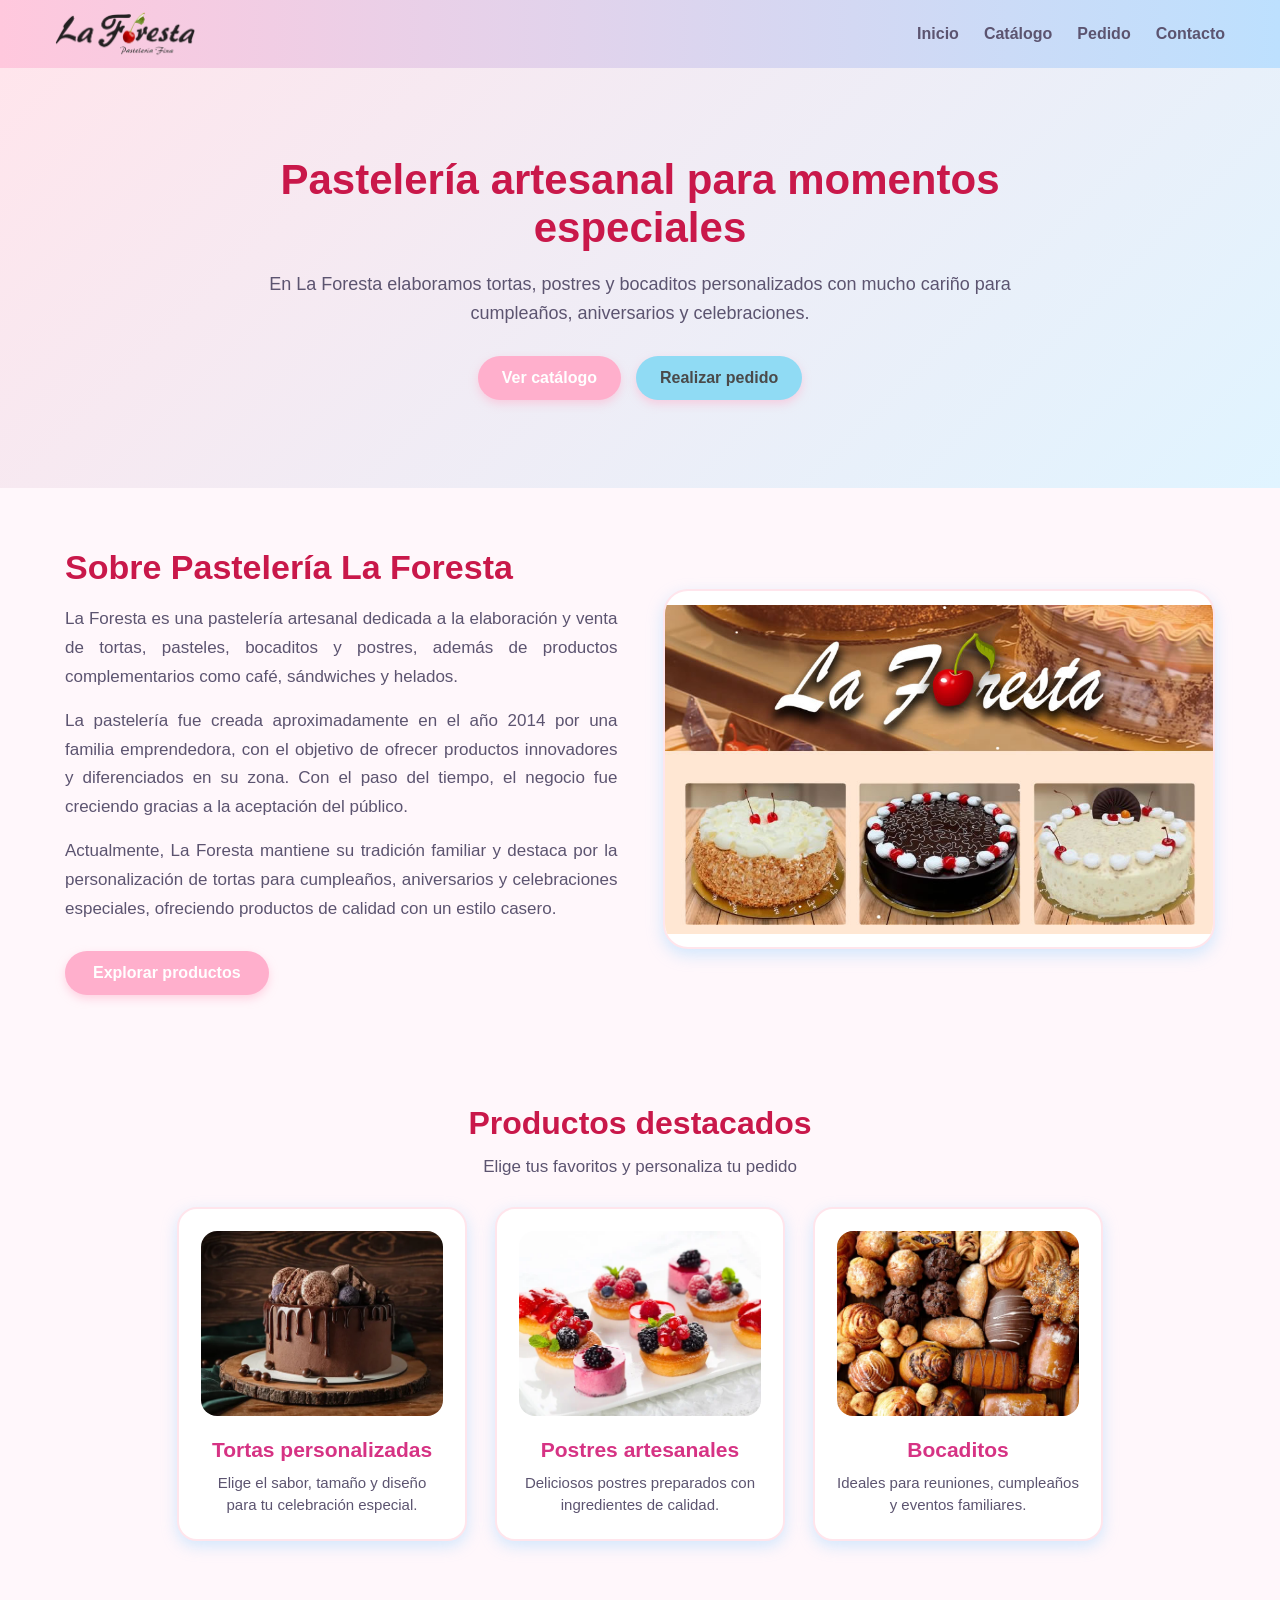
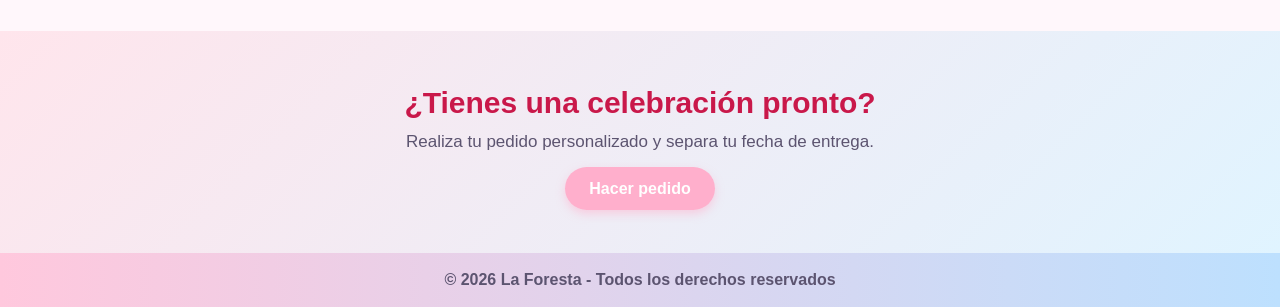
<file: index.html>
<!DOCTYPE html>
<html lang="es">
<head>
    <meta charset="UTF-8">
    <meta name="viewport" content="width=device-width, initial-scale=1.0">
    <title>La Foresta</title>
    <link rel="stylesheet" href="css/styles.css">
</head>
<body>

    <header>
        <nav class="navbar">
            <div class="logo">
                <img src="img/logo.png" alt="Logo Pastelería La Foresta">
            </div>

            <ul>
                <li><a href="index.html">Inicio</a></li>
                <li><a href="catalogo.html">Catálogo</a></li>
                <li><a href="pedido.html">Pedido</a></li>
                <li><a href="contacto.html">Contacto</a></li>
            </ul>
        </nav>
    </header>

    <section class="hero">
        <div class="hero-text">
            <h2>Pastelería artesanal para momentos especiales</h2>
            <p>
                En La Foresta elaboramos tortas, postres y bocaditos personalizados
                con mucho cariño para cumpleaños, aniversarios y celebraciones.
            </p>

            <div class="hero-buttons">
                <a href="catalogo.html" class="btn">Ver catálogo</a>
                <a href="pedido.html" class="btn btn-secondary">Realizar pedido</a>
            </div>
        </div>
    </section>

    <section class="introduccion">
        <div class="intro-contenido">
            <div class="intro-texto">
                <h2>Sobre Pastelería La Foresta</h2>
                    <p>
                        La Foresta es una pastelería artesanal dedicada a la elaboración y venta
                        de tortas, pasteles, bocaditos y postres, además de productos
                        complementarios como café, sándwiches y helados.
                    </p>

                    <p>
                        La pastelería fue creada aproximadamente en el año 2014 por una familia
                        emprendedora, con el objetivo de ofrecer productos innovadores y
                        diferenciados en su zona. Con el paso del tiempo, el negocio fue creciendo
                        gracias a la aceptación del público.
                    </p>

                    <p>
                        Actualmente, La Foresta mantiene su tradición familiar y destaca por la
                        personalización de tortas para cumpleaños, aniversarios y celebraciones
                        especiales, ofreciendo productos de calidad con un estilo casero.
                    </p>
                <a href="catalogo.html" class="btn-intro">Explorar productos</a>
            </div>

            <div class="intro-imagen">
                <img src="img/intro-imagen.jpg" alt="Pastelería La Foresta">
            </div>
        </div>
    </section>

    <section class="productos">
        <h2>Productos destacados</h2>
        <p class="subtitulo">Elige tus favoritos y personaliza tu pedido</p>

        <div class="cards">
            <div class="card">
                <img src="img/productos/torta.jpg" alt="Torta personalizada">
                <h3>Tortas personalizadas</h3>
                <p>Elige el sabor, tamaño y diseño para tu celebración especial.</p>
            </div>

            <div class="card">
                <img src="img/productos/postres.jpg" alt="Postres">
                <h3>Postres artesanales</h3>
                <p>Deliciosos postres preparados con ingredientes de calidad.</p>
            </div>

            <div class="card">
                <img src="img/productos/bocaditos.jpg" alt="Bocaditos">
                <h3>Bocaditos</h3>
                <p>Ideales para reuniones, cumpleaños y eventos familiares.</p>
            </div>
        </div>
    </section>

    <section class="pedido-rapido">
        <h2>¿Tienes una celebración pronto?</h2>
        <p>Realiza tu pedido personalizado y separa tu fecha de entrega.</p>
        <a href="pedido.html" class="btn">Hacer pedido</a>
    </section>

    <footer>
        <p>© 2026 La Foresta - Todos los derechos reservados</p>
    </footer>

</body>
</html>
</file>
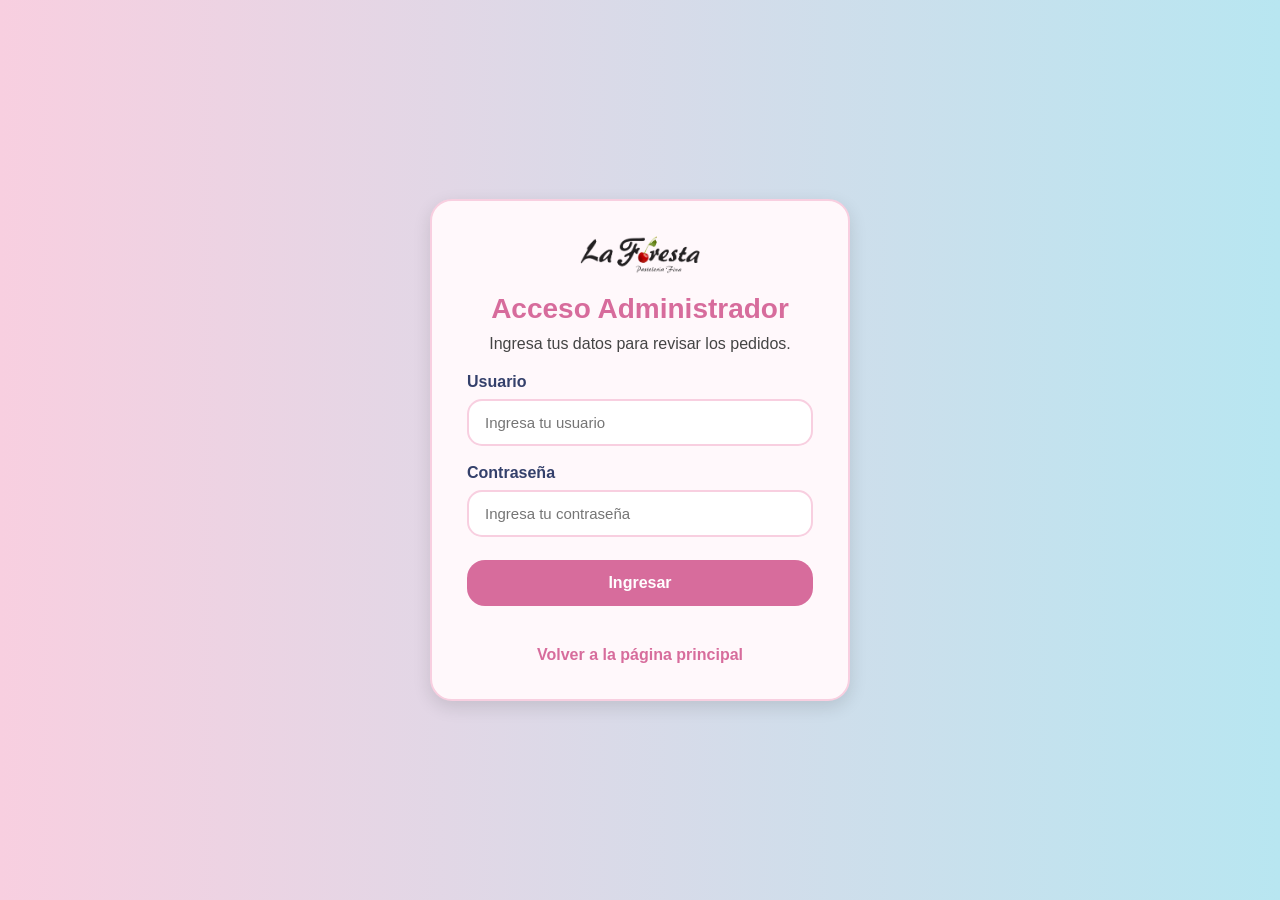
<file: admin.html>
<!DOCTYPE html>
<html lang="es">
<head>
    <meta charset="UTF-8">
    <meta name="viewport" content="width=device-width, initial-scale=1.0">
    <title>Panel Admin - La Foresta</title>
    <link rel="stylesheet" href="css/styles.css">
</head>
<body>

    <header>
        <nav class="navbar admin-navbar">
            <div class="logo">
                <img src="img/logo.png" alt="Logo Pastelería La Foresta">
            </div>
        
            <ul class="admin-menu">
                <li><a href="admin.html" class="activo">Panel Admin</a></li>
                <li><a href="#pedidosAdmin">Pedidos</a></li>
                <li><a href="#detallePedido">Detalle</a></li>
                <li><a href="#" class="btn-cerrar-sesion" onclick="cerrarSesion()">Cerrar sesión</a></li>
            </ul>
        </nav>
    </header>

    <main class="admin-main">
        <section class="admin-hero">
            <h1>Panel de Administración</h1>
            <p>Revisión de pedidos realizados por los clientes.</p>
        </section>

        <section class="admin-resumen">
            <div class="admin-card">
                <h3>Pendientes</h3>
                <p id="contadorPendientes">0</p>
            </div>
        
            <div class="admin-card">
                <h3>En proceso</h3>
                <p id="contadorEnProceso">0</p>
            </div>
        
            <div class="admin-card">
                <h3>Listos por entregar</h3>
                <p id="contadorListos">0</p>
            </div>
        </section>

        <section class="admin-tabla-section" id="pedidosAdmin">
            <h2>Lista de pedidos</h2>
                    <div class="buscador-admin">
                        <input 
                            type="text" 
                            id="buscarCliente" 
                            placeholder="Buscar por cliente o celular"
                        >
                    </div>

                    <div class="orden-admin">
                        <label for="ordenFecha">Ordenar por fecha de entrega:</label>
                    
                        <select id="ordenFecha">
                            <option value="">Orden normal</option>
                            <option value="proxima">Fecha más próxima</option>
                            <option value="lejana">Fecha más lejana</option>
                        </select>
                    </div>
            
            <div class="tabla-contenedor">
                <table class="tabla-pedidos">
                    <thead>
                        <tr>
                            <th>N°</th>
                            <th>Cliente</th>
                            <th>Celular</th>
                            <th>Producto</th>
                            <th>Sabor / Variedad</th>
                            <th>Tamaño</th>
                            <th>Cantidad</th>
                            <th>Fecha</th>
                            <th>Estado</th>
                            <th>Acción</th>
                        </tr>
                    </thead>

                    <tbody id="tablaPedidos">
                    </tbody>
                </table>
            </div>
        </section>

        <section class="detalle-pedido" id="detallePedido">
            <h2>Detalle del pedido</h2>
            <div id="contenidoDetalle">
                <p>Selecciona un pedido para ver más información.</p>
            </div>
        </section>
    </main>

    <footer>
        <p>&copy; 2026 La Foresta - Todos los derechos reservados</p>
    </footer>

    <script src="js/app.js"></script>
</body>
</html>
</file>
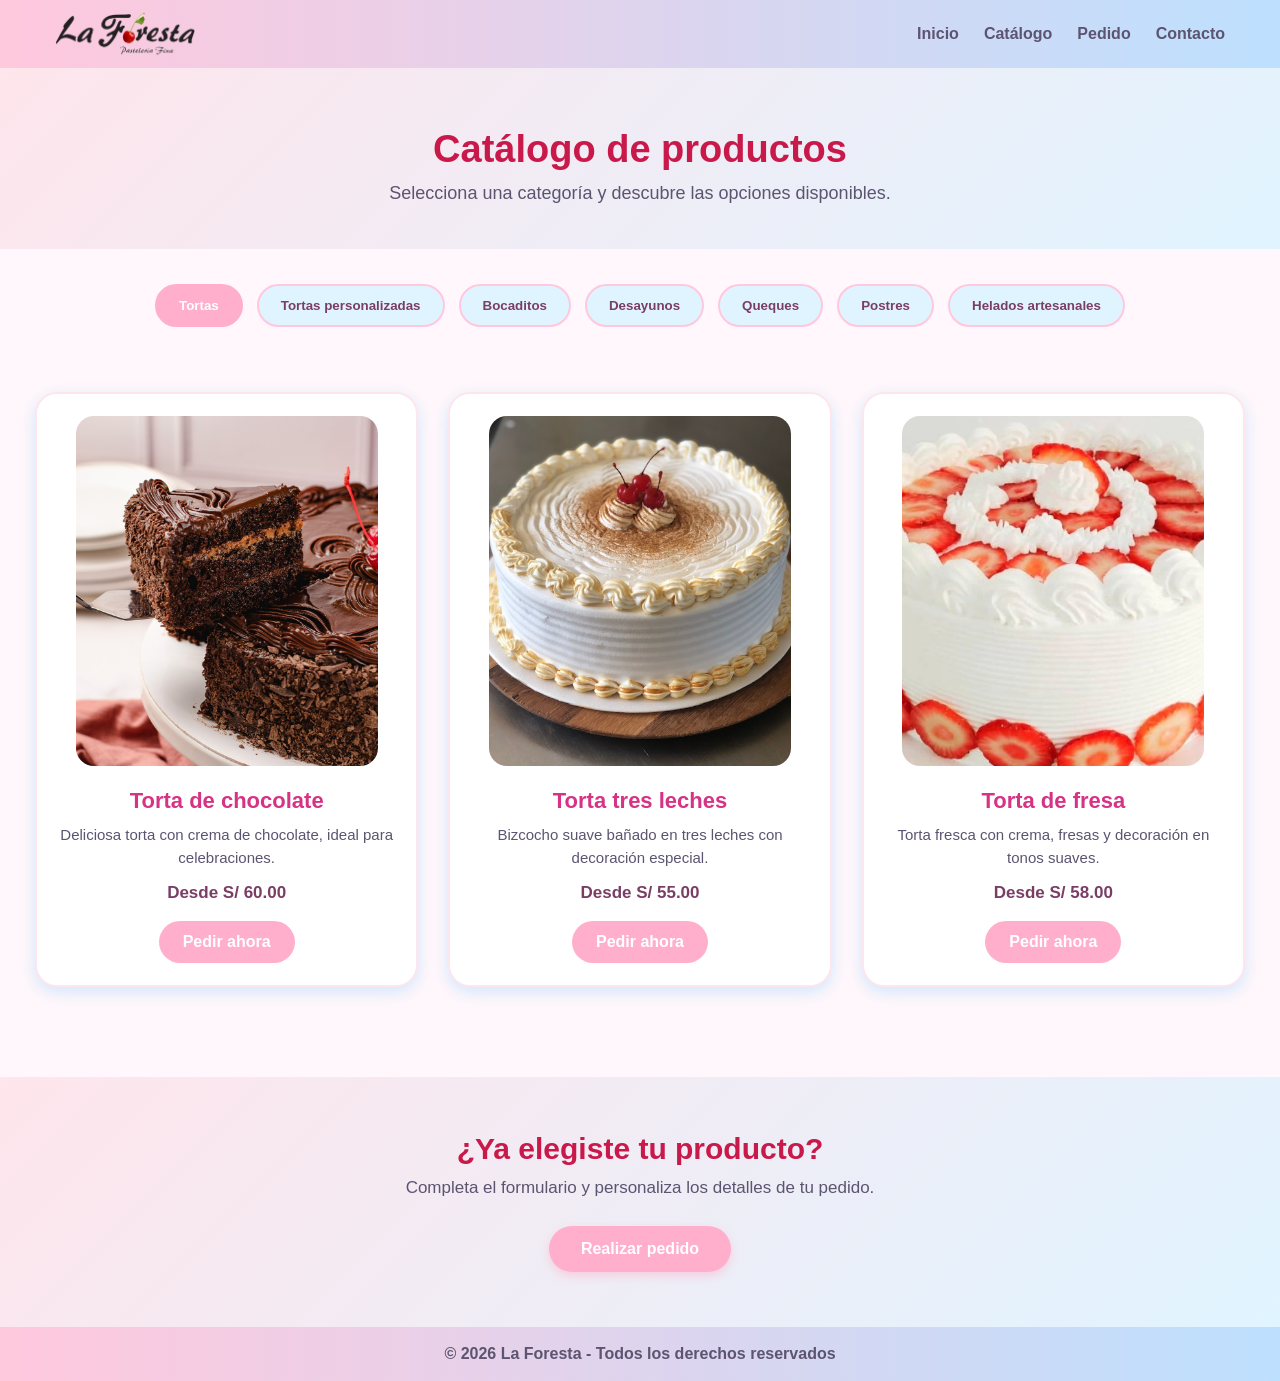
<file: catalogo.html>
<!DOCTYPE html>
<html lang="es">
<head>
    <meta charset="UTF-8">
    <meta name="viewport" content="width=device-width, initial-scale=1.0">
    <title>Catálogo - La Foresta</title>
    <link rel="stylesheet" href="css/styles.css">
</head>
<body>

    <header>
        <nav class="navbar">
            <div class="logo">
                <img src="img/logo.png" alt="Logo Pastelería La Foresta">
            </div>

            <ul>
                <li><a href="index.html">Inicio</a></li>
                <li><a href="catalogo.html">Catálogo</a></li>
                <li><a href="pedido.html">Pedido</a></li>
                <li><a href="contacto.html">Contacto</a></li>
            </ul>
        </nav>
    </header>

    <section class="catalogo-header">
        <h2>Catálogo de productos</h2>
        <p>Selecciona una categoría y descubre las opciones disponibles.</p>
    </section>

    <section class="categorias">
        <button class="categoria-btn activo" onclick="mostrarCategoria('tortas', this)">Tortas</button>
        <button class="categoria-btn" onclick="mostrarCategoria('personalizadas', this)">Tortas personalizadas</button>
        <button class="categoria-btn" onclick="mostrarCategoria('bocaditos', this)">Bocaditos</button>
        <button class="categoria-btn" onclick="mostrarCategoria('desayunos', this)">Desayunos</button>
        <button class="categoria-btn" onclick="mostrarCategoria('queques', this)">Queques</button>
        <button class="categoria-btn" onclick="mostrarCategoria('postres', this)">Postres</button>
        <button class="categoria-btn" onclick="mostrarCategoria('helados', this)">Helados artesanales</button>
    </section>

    <!-- TORTAS -->
    <section id="tortas" class="catalogo categoria-contenido activo">
        <div class="producto-card">
            <img src="img/productos/torta-chocolate.jpg" alt="Torta de chocolate">
            <h3>Torta de chocolate</h3>
            <p>Deliciosa torta con crema de chocolate, ideal para celebraciones.</p>
            <span class="precio">Desde S/ 60.00</span>
            <a href="pedido.html" class="btn-catalogo">Pedir ahora</a>
        </div>

        <div class="producto-card">
            <img src="img/productos/torta-tres-leches.jpg" alt="Torta tres leches">
            <h3>Torta tres leches</h3>
            <p>Bizcocho suave bañado en tres leches con decoración especial.</p>
            <span class="precio">Desde S/ 55.00</span>
            <a href="pedido.html" class="btn-catalogo">Pedir ahora</a>
        </div>

        <div class="producto-card">
            <img src="img/productos/torta-fresa.jpg" alt="Torta de fresa">
            <h3>Torta de fresa</h3>
            <p>Torta fresca con crema, fresas y decoración en tonos suaves.</p>
            <span class="precio">Desde S/ 58.00</span>
            <a href="pedido.html" class="btn-catalogo">Pedir ahora</a>
        </div>
    </section>

    <!-- TORTAS PERSONALIZADAS -->
    <section id="personalizadas" class="catalogo categoria-contenido">
        <div class="producto-card">
            <img src="img/productos/torta-cumpleanos.jpg" alt="Torta personalizada de cumpleaños">
            <h3>Torta de cumpleaños</h3>
            <p>Personalizada con nombre, edad, temática y colores a elección.</p>
            <span class="precio">Desde S/ 80.00</span>
            <a href="pedido.html" class="btn-catalogo">Pedir ahora</a>
        </div>

        <div class="producto-card">
            <img src="img/productos/torta-infantil.jpg" alt="Torta infantil personalizada">
            <h3>Torta infantil</h3>
            <p>Diseños infantiles para cumpleaños, personajes y celebraciones.</p>
            <span class="precio">Desde S/ 90.00</span>
            <a href="pedido.html" class="btn-catalogo">Pedir ahora</a>
        </div>

        <div class="producto-card">
            <img src="img/productos/torta-evento.jpg" alt="Torta para evento">
            <h3>Torta para eventos</h3>
            <p>Diseños elegantes para aniversarios, reuniones o fechas especiales.</p>
            <span class="precio">Desde S/ 100.00</span>
            <a href="pedido.html" class="btn-catalogo">Pedir ahora</a>
        </div>
    </section>

    <!-- BOCADITOS -->
    <section id="bocaditos" class="catalogo categoria-contenido">
        <div class="producto-card">
            <img src="img/productos/bocaditos-dulces.jpg" alt="Bocaditos dulces">
            <h3>Bocaditos dulces</h3>
            <p>Mini postres ideales para cumpleaños, reuniones y eventos.</p>
            <span class="precio">Desde S/ 25.00</span>
            <a href="pedido.html" class="btn-catalogo">Pedir ahora</a>
        </div>

        <div class="producto-card">
            <img src="img/productos/bocaditos-salados.jpg" alt="Bocaditos salados">
            <h3>Bocaditos salados</h3>
            <p>Opciones saladas para compartir en reuniones familiares.</p>
            <span class="precio">Desde S/ 30.00</span>
            <a href="pedido.html" class="btn-catalogo">Pedir ahora</a>
        </div>
    </section>

    <!-- DESAYUNOS -->
    <section id="desayunos" class="catalogo categoria-contenido">
        <div class="producto-card">
            <img src="img/productos/desayuno-clasico.jpg" alt="Desayuno clasico">
            <h3>Desayuno clásico</h3>
            <p>Incluye bebida, panes, acompañamientos y detalle especial.</p>
            <span class="precio">Desde S/ 35.00</span>
            <a href="pedido.html" class="btn-catalogo">Pedir ahora</a>
        </div>

        <div class="producto-card">
            <img src="img/productos/desayuno-sorpresa.jpg" alt="Desayuno sorpresa">
            <h3>Desayuno sorpresa</h3>
            <p>Ideal para cumpleaños, aniversarios o fechas especiales.</p>
            <span class="precio">Desde S/ 50.00</span>
            <a href="pedido.html" class="btn-catalogo">Pedir ahora</a>
        </div>

        <div class="producto-card">
            <img src="img/productos/empanadas.jpg" alt="Empanadas">
            <h3>Empanadas</h3>
            <p>Empanadas horneadas, ideales para acompañar desayunos, lonches o reuniones.</p>
            <span class="precio">Desde S/ 5.00</span>
            <a href="pedido.html" class="btn-catalogo">Pedir ahora</a>
        </div>
    </section>

    <!-- QUEQUES -->
    <section id="queques" class="catalogo categoria-contenido">
        <div class="producto-card">
            <img src="img/productos/queque-vainilla.jpg" alt="Queque de vainilla">
            <h3>Queque de vainilla</h3>
            <p>Queque suave y esponjoso, perfecto para acompañar con café.</p>
            <span class="precio">Desde S/ 18.00</span>
            <a href="pedido.html" class="btn-catalogo">Pedir ahora</a>
        </div>

        <div class="producto-card">
            <img src="img/productos/queque-naranja.jpg" alt="Queque de naranja">
            <h3>Queque de naranja</h3>
            <p>Preparado con un sabor casero y aroma natural a naranja.</p>
            <span class="precio">Desde S/ 20.00</span>
            <a href="pedido.html" class="btn-catalogo">Pedir ahora</a>
        </div>
    </section>

    <!-- POSTRES -->
    <section id="postres" class="catalogo categoria-contenido">
        <div class="producto-card">
            <img src="img/productos/cheesecake.jpg" alt="Cheesecake">
            <h3>Cheesecake</h3>
            <p>Postre cremoso con base crocante y cobertura de fruta.</p>
            <span class="precio">Desde S/ 9.00</span>
            <a href="pedido.html" class="btn-catalogo">Pedir ahora</a>
        </div>

        <div class="producto-card">
            <img src="img/productos/tres-leches-vaso.jpg" alt="Tres leches en vaso">
            <h3>Tres leches en vaso</h3>
            <p>Porción individual de tres leches, práctica y deliciosa.</p>
            <span class="precio">Desde S/ 8.00</span>
            <a href="pedido.html" class="btn-catalogo">Pedir ahora</a>
        </div>

        <div class="producto-card">
            <img src="img/productos/pie-limon.jpg" alt="Pie de limón">
            <h3>Pie de limón</h3>
            <p>Postre dulce con crema de limón y merengue suave.</p>
            <span class="precio">Desde S/ 8.00</span>
            <a href="pedido.html" class="btn-catalogo">Pedir ahora</a>
        </div>
    </section>

    <!-- HELADOS ARTESANALES -->
    <section id="helados" class="catalogo categoria-contenido">
        <div class="producto-card">
            <img src="img/productos/helado-fresa.jpg" alt="Helado artesanal de fresa">
            <h3>Helado de fresa</h3>
            <p>Helado artesanal cremoso con sabor a fresa natural.</p>
            <span class="precio">Desde S/ 7.00</span>
            <a href="pedido.html" class="btn-catalogo">Pedir ahora</a>
        </div>

        <div class="producto-card">
            <img src="img/productos/helado-chocolate.jpg" alt="Helado artesanal de chocolate">
            <h3>Helado de chocolate</h3>
            <p>Helado artesanal con intenso sabor a chocolate.</p>
            <span class="precio">Desde S/ 7.00</span>
            <a href="pedido.html" class="btn-catalogo">Pedir ahora</a>
        </div>
    </section>

    <section class="pedido-rapido">
        <h2>¿Ya elegiste tu producto?</h2>
        <p>Completa el formulario y personaliza los detalles de tu pedido.</p>
        <a href="pedido.html" class="btn-pedido">Realizar pedido</a>
    </section>

    <footer>
        <p>© 2026 La Foresta - Todos los derechos reservados</p>
    </footer>

    <script src="js/app.js"></script>
</body>
</html>
</file>
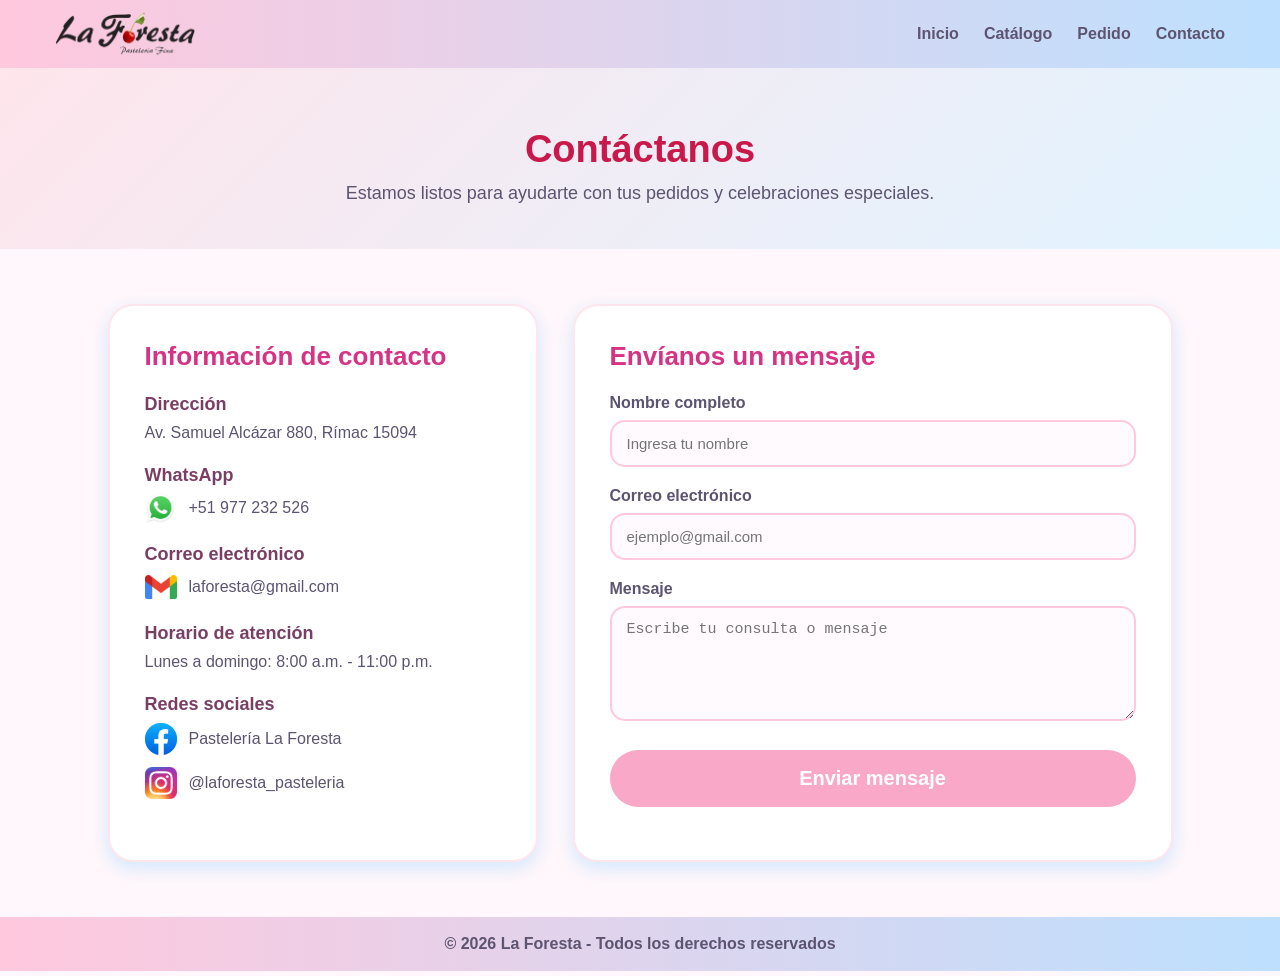
<file: contacto.html>
<!DOCTYPE html>
<html lang="es">
<head>
    <meta charset="UTF-8">
    <meta name="viewport" content="width=device-width, initial-scale=1.0">
    <title>Contacto - La Foresta</title>
    <link rel="stylesheet" href="css/styles.css">
</head>
<body>

    <header>
        <nav class="navbar">
            <div class="logo">
                <img src="img/logo.png" alt="Logo Pastelería La Foresta">
            </div>

            <ul>
                <li><a href="index.html">Inicio</a></li>
                <li><a href="catalogo.html">Catálogo</a></li>
                <li><a href="pedido.html">Pedido</a></li>
                <li><a href="contacto.html">Contacto</a></li>
            </ul>
        </nav>
    </header>

    <section class="contacto-header">
        <h2>Contáctanos</h2>
        <p>Estamos listos para ayudarte con tus pedidos y celebraciones especiales.</p>
    </section>

    <section class="contacto-contenedor">

        <div class="contacto-info">
            <h3>Información de contacto</h3>

            <div class="contacto-item">
                <h4>Dirección</h4>
                <p>Av. Samuel Alcázar 880, Rímac 15094</p>
            </div>

            <div class="contacto-item">
                <h4>WhatsApp</h4>
            
                <a href="https://wa.me/51977232526" target="_blank" class="contacto-link whatsapp-contacto">
                    <img src="img/iconos/whatsapp.jpg" alt="WhatsApp" class="icono-contacto">
                    <span>+51 977 232 526</span>
                </a>
            </div>
            
            <div class="contacto-item">
                <h4>Correo electrónico</h4>
            
                <a href="https://mail.google.com/mail/?view=cm&fs=1&to=laforesta@gmail.com&su=Consulta%20sobre%20pedido&body=Hola,%20quiero%20hacer%20una%20consulta%20sobre%20un%20pedido."
                   target="_blank"
                   class="contacto-link correo-contacto">
            
                    <img src="img/iconos/gmail.jpg" alt="Gmail" class="icono-contacto">
                    <span>laforesta@gmail.com</span>
                </a>
            </div>

            <div class="contacto-item">
                <h4>Horario de atención</h4>
                <p>Lunes a domingo: 8:00 a.m. - 11:00 p.m.</p>
            </div>

            <div class="contacto-item">
                <h4>Redes sociales</h4>
            
                <div class="redes-sociales">
                    <a href="https://www.facebook.com/LaForestaPasteleria/" target="_blank" class="contacto-link red-social">
                        <img src="img/iconos/facebook.jpg" alt="Facebook">
                        <span>Pastelería La Foresta</span>
                    </a>
            
                    <a href="https://www.instagram.com/laforestapasteleria/?hl=es" target="_blank" class="contacto-link red-social">
                        <img src="img/iconos/instagram.jpg" alt="Instagram">
                        <span>@laforesta_pasteleria</span>
                    </a>
                </div>
            </div>
        </div>
        
        <div class="contacto-formulario">
            <h3>Envíanos un mensaje</h3>

            <form id="formContacto">
                <div class="form-grupo">
                    <label for="nombreContacto">Nombre completo</label>
                    <input type="text" id="nombreContacto" placeholder="Ingresa tu nombre">
                </div>

                <div class="form-grupo">
                    <label for="correoContacto">Correo electrónico</label>
                    <input type="email" id="correoContacto" placeholder="ejemplo@gmail.com">
                </div>

                <div class="form-grupo">
                    <label for="mensajeContacto">Mensaje</label>
                    <textarea id="mensajeContacto" rows="5" placeholder="Escribe tu consulta o mensaje"></textarea>
                </div>

                <button type="submit" class="btn-enviar">Enviar mensaje</button>

                <p id="mensajeContactoTexto" class="mensaje-pedido"></p>
            </form>
        </div>

    </section>

    <footer>
        <p>© 2026 La Foresta - Todos los derechos reservados</p>
    </footer>

    <script src="js/app.js"></script>
</body>
</html>
</file>
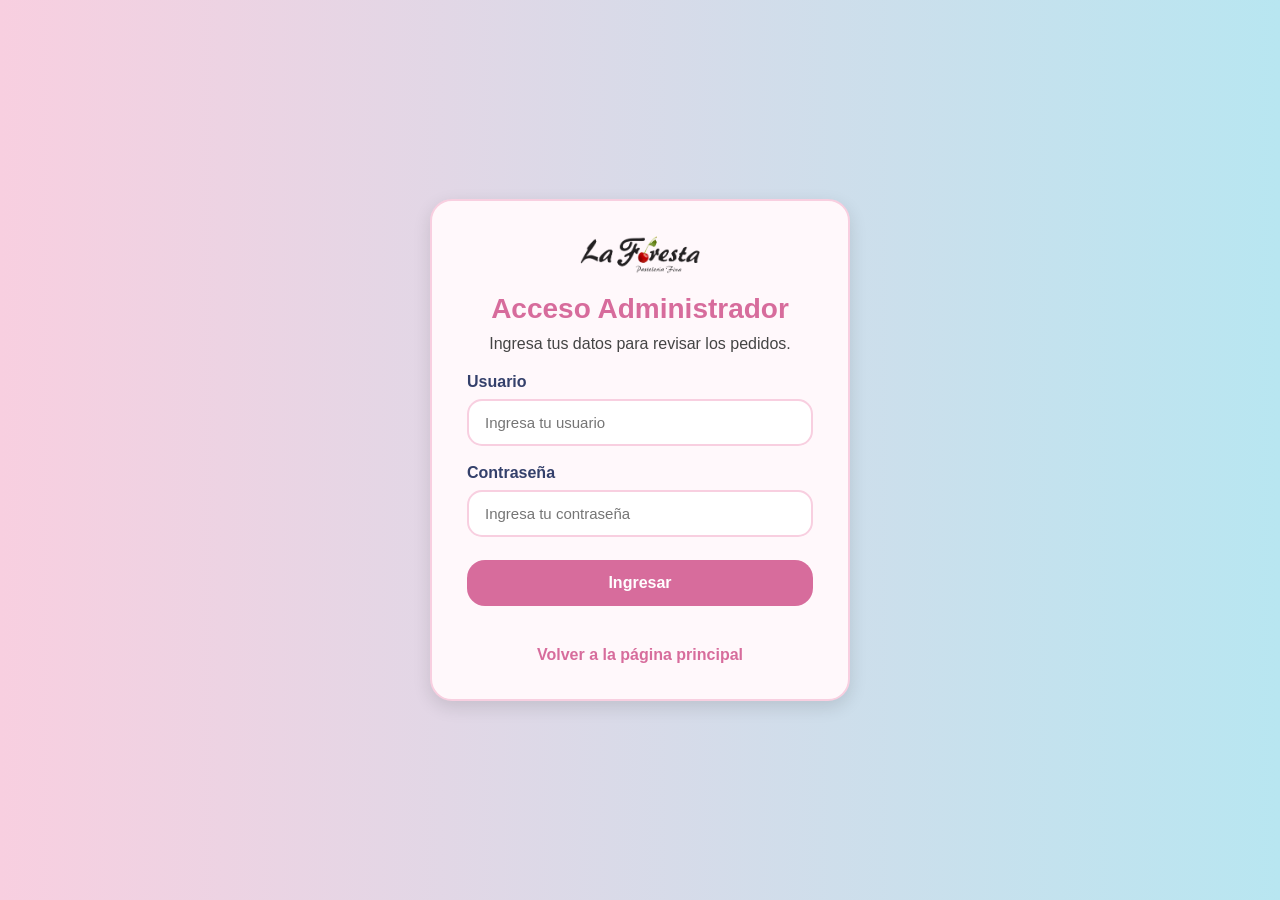
<file: login.html>
<!DOCTYPE html>
<html lang="es">
<head>
    <meta charset="UTF-8">
    <meta name="viewport" content="width=device-width, initial-scale=1.0">
    <title>Login Admin - La Foresta</title>
    <link rel="stylesheet" href="css/styles.css">
</head>
<body class="login-body">

    <main class="login-main">
        <section class="login-card">
            <div class="login-logo">
                <img src="img/logo.png" alt="Logo Pastelería La Foresta">
            </div>

            <h1>Acceso Administrador</h1>
            <p>Ingresa tus datos para revisar los pedidos.</p>

            <form id="formLogin" class="form-login">
                <div class="form-grupo">
                    <label for="usuario">Usuario</label>
                    <input type="text" id="usuario" placeholder="Ingresa tu usuario">
                </div>

                <div class="form-grupo">
                    <label for="clave">Contraseña</label>
                    <input type="password" id="clave" placeholder="Ingresa tu contraseña">
                </div>

                <button type="submit" class="btn-login">Ingresar</button>

                <p id="mensajeLogin" class="mensaje-login"></p>
            </form>

            <a href="index.html" class="volver-cliente">Volver a la página principal</a>
        </section>
    </main>

    <script src="js/app.js"></script>
</body>
</html>
</file>
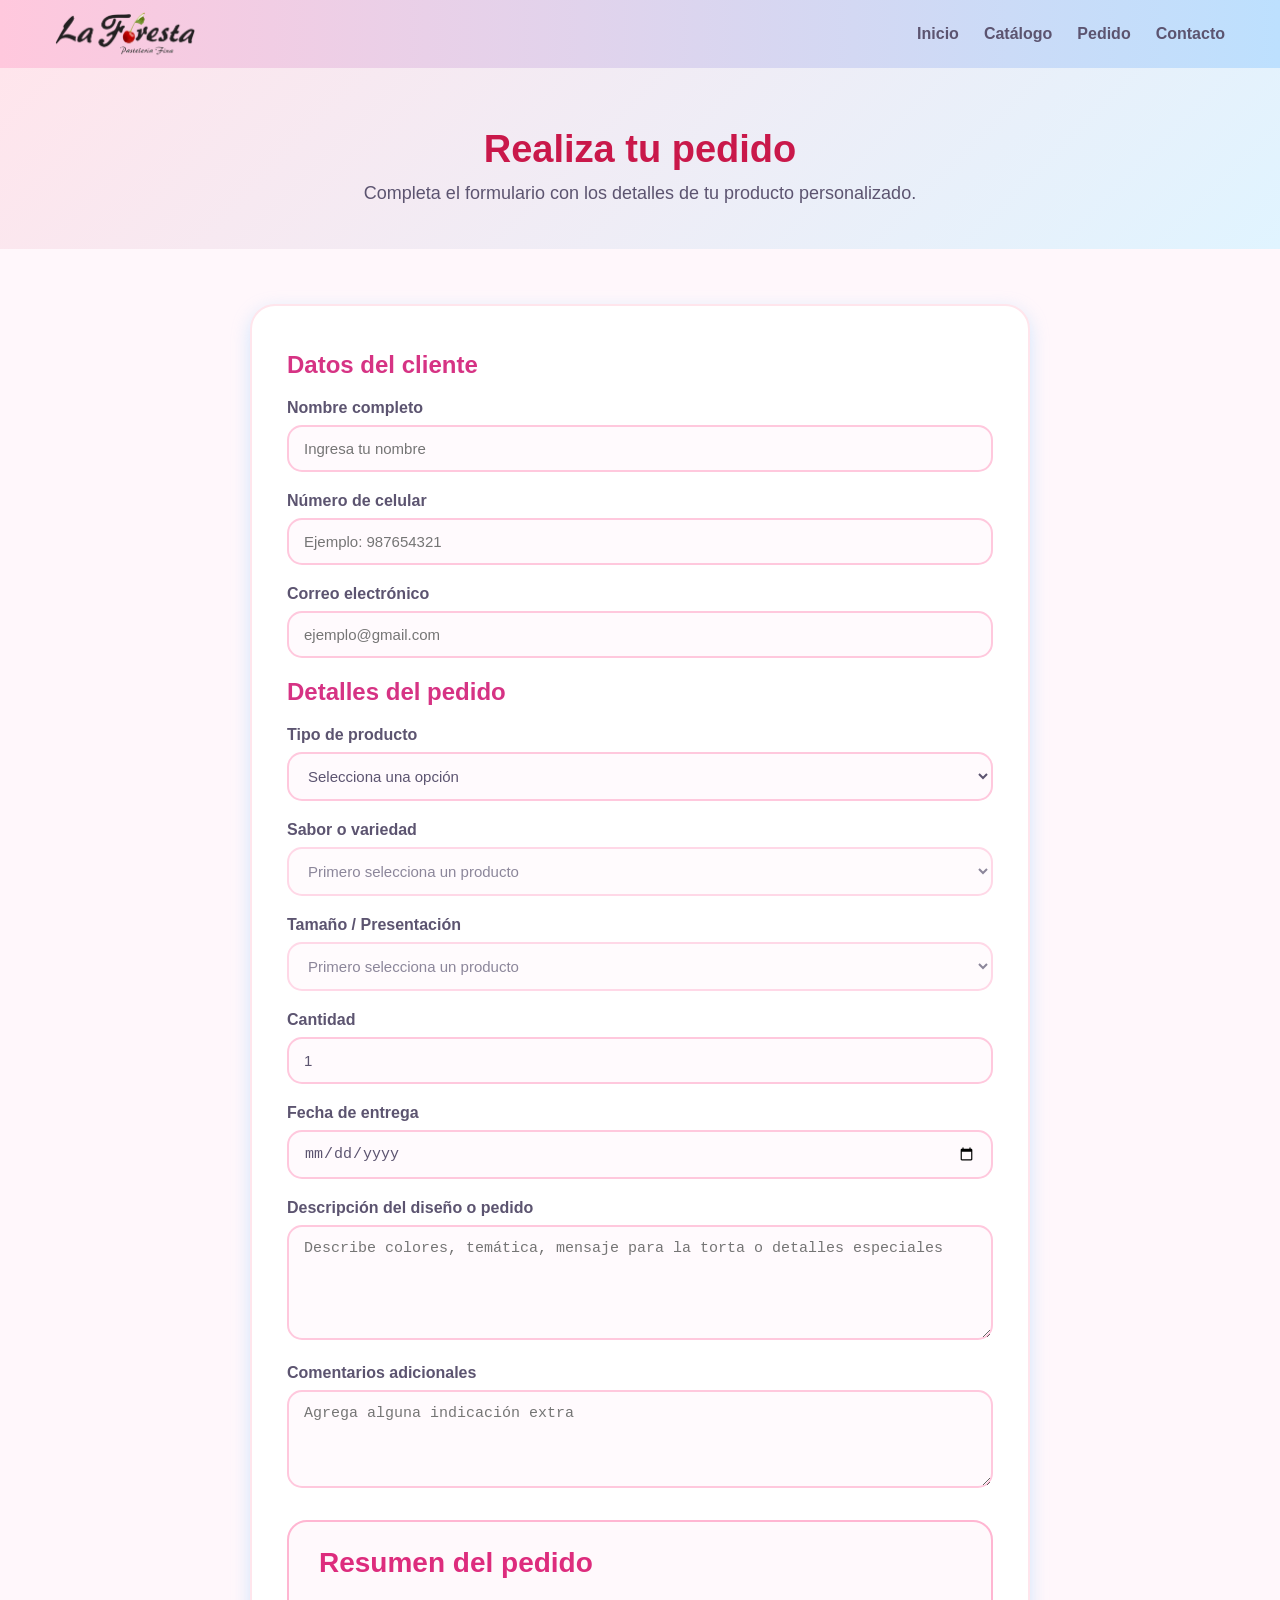
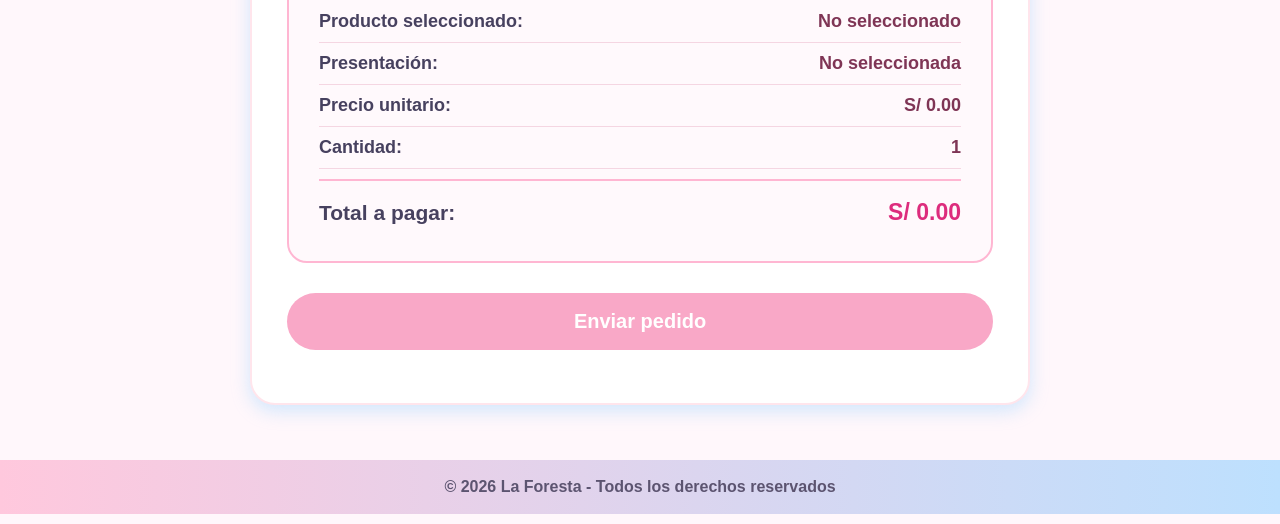
<file: pedido.html>
<!doctype html>
<html lang="es">
  <head>
    <meta charset="UTF-8" />
    <meta name="viewport" content="width=device-width, initial-scale=1.0" />

    <title>Pedido - La Foresta</title>

    <link rel="stylesheet" href="css/styles.css" />
  </head>

  <body>
    <header>
      <nav class="navbar">
        <div class="logo">
          <img
            src="img/logo.png"
            alt="Logo Pastelería La Foresta"
          />
        </div>

        <ul>
          <li>
            <a href="index.html">Inicio</a>
          </li>

          <li>
            <a href="catalogo.html">Catálogo</a>
          </li>

          <li>
            <a href="pedido.html">Pedido</a>
          </li>

          <li>
            <a href="contacto.html">Contacto</a>
          </li>
        </ul>
      </nav>
    </header>

    <main>
      <section class="pedido-header">
        <h2>Realiza tu pedido</h2>

        <p>
          Completa el formulario con los detalles de tu producto
          personalizado.
        </p>
      </section>

      <section class="pedido-contenedor">
        <form
          class="form-pedido"
          id="formPedido"
        >
          <h3>Datos del cliente</h3>

          <div class="form-grupo">
            <label for="nombre">
              Nombre completo
            </label>

            <input
              type="text"
              id="nombre"
              name="nombre"
              placeholder="Ingresa tu nombre"
              required
            />
          </div>

          <div class="form-grupo">
            <label for="telefono">
              Número de celular
            </label>

            <input
              type="tel"
              id="telefono"
              name="telefono"
              placeholder="Ejemplo: 987654321"
              pattern="[0-9]{9}"
              maxlength="9"
              required
            />
          </div>

          <div class="form-grupo">
            <label for="correo">
              Correo electrónico
            </label>

            <input
              type="email"
              id="correo"
              name="correo"
              placeholder="ejemplo@gmail.com"
              required
            />
          </div>

          <h3>Detalles del pedido</h3>

          <div class="form-grupo">
            <label for="producto">
              Tipo de producto
            </label>

            <select
              id="producto"
              name="producto"
              required
            >
              <option value="">
                Selecciona una opción
              </option>

              <option value="Torta">
                Torta
              </option>

              <option value="Torta personalizada">
                Torta personalizada
              </option>

              <option value="Bocaditos">
                Bocaditos
              </option>

              <option value="Desayuno">
                Desayuno
              </option>

              <option value="Queque">
                Queque
              </option>

              <option value="Postre">
                Postre
              </option>

              <option value="Helado artesanal">
                Helado artesanal
              </option>
            </select>
          </div>

          <div class="form-grupo">
            <label for="sabor">
              Sabor o variedad
            </label>

            <select
              id="sabor"
              name="sabor"
              required
              disabled
            >
              <option value="">
                Primero selecciona un producto
              </option>
            </select>
          </div>

          <div class="form-grupo">
            <label for="tamano">
              Tamaño / Presentación
            </label>

            <select
              id="tamano"
              name="tamano"
              required
              disabled
            >
              <option value="">
                Primero selecciona un producto
              </option>
            </select>
          </div>

          <div class="form-grupo">
            <label for="cantidad">
              Cantidad
            </label>

            <input
              type="number"
              id="cantidad"
              name="cantidad"
              min="1"
              value="1"
              placeholder="Ejemplo: 1"
              required
            />
          </div>

          <div class="form-grupo">
            <label for="fecha">
              Fecha de entrega
            </label>

            <input
              type="date"
              id="fecha"
              name="fecha"
              required
            />
          </div>

          <div class="form-grupo">
            <label for="descripcion">
              Descripción del diseño o pedido
            </label>

            <textarea
              id="descripcion"
              name="descripcion"
              rows="5"
              placeholder="Describe colores, temática, mensaje para la torta o detalles especiales"
              required
            ></textarea>
          </div>

          <div class="form-grupo">
            <label for="comentarios">
              Comentarios adicionales
            </label>

            <textarea
              id="comentarios"
              name="comentarios"
              rows="4"
              placeholder="Agrega alguna indicación extra"
            ></textarea>
          </div>

          <div class="resumen-precio">
            <h3>Resumen del pedido</h3>

            <div class="fila-resumen">
              <span>Producto seleccionado:</span>

              <strong id="productoResumen">
                No seleccionado
              </strong>
            </div>

            <div class="fila-resumen">
              <span>Presentación:</span>

              <strong id="tamanoResumen">
                No seleccionada
              </strong>
            </div>

            <div class="fila-resumen">
              <span>Precio unitario:</span>

              <strong id="precioUnitario">
                S/ 0.00
              </strong>
            </div>

            <div class="fila-resumen">
              <span>Cantidad:</span>

              <strong id="cantidadResumen">
                1
              </strong>
            </div>

            <div class="fila-resumen total-resumen">
              <span>Total a pagar:</span>

              <strong id="totalPedido">
                S/ 0.00
              </strong>
            </div>
          </div>

          <button
            type="submit"
            class="btn-enviar"
          >
            Enviar pedido
          </button>

          <p
            id="mensajePedido"
            class="mensaje-pedido"
            aria-live="polite"
          ></p>
        </form>
      </section>
    </main>

    <footer>
      <p>
        © 2026 La Foresta - Todos los derechos reservados
      </p>
    </footer>

    <script src="js/app.js"></script>
  </body>
</html>
</file>
<file: css/styles.css>
* {
    margin: 0;
    padding: 0;
    box-sizing: border-box;
}

body {
    font-family: Arial, Helvetica, sans-serif;
    background-color: #fff7fb;
    color: #4a4a4a;
}

/* NAVBAR */

.navbar {
    background: linear-gradient(90deg, #ffc8dd, #bde0fe);
    display: flex;
    justify-content: space-between;
    align-items: center;
    padding: 12px 55px;
    box-shadow: 0 4px 10px rgba(255, 182, 193, 0.4);
}

.navbar h1 {
    color: #7a3e65;
    font-size: 30px;
    font-weight: bold;
}

.navbar ul {
    list-style: none;
    display: flex;
    gap: 25px;
}

.navbar a {
    text-decoration: none;
    color: #5c5470;
    font-weight: bold;
    transition: 0.3s;
}

.navbar a:hover {
    color: #d63384;
}

/* HERO */

.hero {
    min-height: 420px;
    background: linear-gradient(135deg, #ffe5ec, #e0f4ff);
    display: flex;
    justify-content: center;
    align-items: center;
    text-align: center;
    padding: 50px 20px;
}

.hero-text {
    max-width: 800px;
}

.hero-text h2 {
    font-size: 42px;
    color: #c9184a;
    margin-bottom: 18px;
}

.hero-text p {
    font-size: 18px;
    color: #5c5470;
    margin-bottom: 28px;
    line-height: 1.6;
}

.hero-buttons {
    display: flex;
    justify-content: center;
    gap: 15px;
    flex-wrap: wrap;
}

.btn {
    background-color: #ffafcc;
    color: white;
    padding: 13px 24px;
    text-decoration: none;
    border-radius: 25px;
    font-weight: bold;
    box-shadow: 0 4px 8px rgba(255, 175, 204, 0.5);
    transition: 0.3s;
}

.btn:hover {
    background-color: #ff8fab;
    transform: translateY(-3px);
}

.btn-secondary {
    background-color: #90dbf4;
    color: #4a4a4a;
}

.btn-secondary:hover {
    background-color: #72d2f6;
}

/* LOGO */

.logo {
    display: flex;
    align-items: center;
    gap: 12px;
}

.logo img {
    width: 140px;
    height: auto;
    object-fit: contain;
}

.logo h1 {
    color: #7a3e65;
    font-size: 30px;
    font-weight: bold;
}

/* INTRODUCCIÓN INICIO */

.introduccion {
    background-color: #fff7fb;
    padding: 60px 40px;
}

.intro-contenido {
    max-width: 1150px;
    margin: 0 auto;
    display: flex;
    align-items: center;
    gap: 45px;
}

.intro-texto {
    flex: 1;
}

.intro-texto h2 {
    color: #c9184a;
    font-size: 34px;
    margin-bottom: 18px;
}

.intro-texto p {
    color: #5c5470;
    font-size: 17px;
    line-height: 1.7;
    margin-bottom: 15px;
    text-align: justify;
}

.btn-intro {
    display: inline-block;
    background-color: #ffafcc;
    color: white;
    padding: 13px 28px;
    border-radius: 25px;
    text-decoration: none;
    font-weight: bold;
    margin-top: 12px;
    box-shadow: 0 4px 8px rgba(255, 175, 204, 0.5);
    transition: 0.3s;
}

.btn-intro:hover {
    background-color: #ff8fab;
    transform: translateY(-3px);
}

.intro-imagen {
    flex: 1;
    text-align: center;
}

.intro-imagen img {
    width: 100%;
    max-width: 560px;
    height: 360px;
    object-fit: contain;
    border-radius: 25px;
    background-color: white;
    border: 2px solid #ffe5ec;
    box-shadow: 0 6px 16px rgba(189, 224, 254, 0.7);
}

.subtitulo {
    color: #5c5470;
    font-size: 17px;
    margin-top: -20px;
    margin-bottom: 30px;
}

/* PRODUCTOS */

.productos {
    padding: 50px 30px;
    text-align: center;
}

.productos h2 {
    font-size: 32px;
    color: #c9184a;
    margin-bottom: 35px;
}

.cards {
    display: flex;
    justify-content: center;
    gap: 28px;
    flex-wrap: wrap;
}

.card {
    background-color: #ffffff;
    width: 290px;
    padding: 22px;
    border-radius: 20px;
    box-shadow: 0 5px 15px rgba(189, 224, 254, 0.7);
    transition: 0.3s;
    border: 2px solid #ffe5ec;
}

.card:hover {
    transform: translateY(-8px);
    box-shadow: 0 8px 18px rgba(255, 175, 204, 0.7);
}

.card img {
    width: 100%;
    height: 185px;
    object-fit: cover;
    border-radius: 16px;
    margin-bottom: 18px;
}

.card h3 {
    color: #d63384;
    margin-bottom: 10px;
    font-size: 21px;
}

.card p {
    color: #5c5470;
    font-size: 15px;
    line-height: 1.5;
}

/* SECCIÓN PASOS */

.info-cliente {
    background-color: #e0f4ff;
    padding: 50px 30px;
    text-align: center;
}

.info-cliente h2 {
    color: #7a3e65;
    font-size: 32px;
    margin-bottom: 35px;
}

.pasos {
    display: flex;
    justify-content: center;
    gap: 25px;
    flex-wrap: wrap;
}

.paso {
    background-color: #ffffff;
    width: 280px;
    padding: 25px;
    border-radius: 20px;
    border: 2px solid #ffc8dd;
    box-shadow: 0 5px 12px rgba(255, 200, 221, 0.5);
}

.paso span {
    background-color: #ffafcc;
    color: white;
    display: inline-block;
    width: 42px;
    height: 42px;
    line-height: 42px;
    border-radius: 50%;
    font-weight: bold;
    margin-bottom: 15px;
}

.paso h3 {
    color: #d63384;
    margin-bottom: 10px;
}

.paso p {
    color: #5c5470;
    font-size: 15px;
}

/* FOOTER */

footer {
    background: linear-gradient(90deg, #ffc8dd, #bde0fe);
    color: #5c5470;
    text-align: center;
    padding: 18px;
    font-weight: bold;
}

/* SECCIÓN PEDIDO RÁPIDO */

.pedido-rapido {
    background: linear-gradient(135deg, #ffe5ec, #e0f4ff);
    text-align: center;
    padding: 55px 20px;
    margin-top: 40px;
}

.pedido-rapido h2 {
    color: #c9184a;
    font-size: 30px;
    margin-bottom: 12px;
}

.pedido-rapido p {
    color: #5c5470;
    font-size: 17px;
    margin-bottom: 28px;
}

.btn-pedido {
    display: inline-block;
    background-color: #ffafcc;
    color: white;
    padding: 14px 32px;
    border-radius: 25px;
    text-decoration: none;
    font-weight: bold;
    box-shadow: 0 4px 8px rgba(255, 175, 204, 0.5);
    transition: 0.3s;
}

.btn-pedido:hover {
    background-color: #ff8fab;
    transform: translateY(-3px);
}

/* RESPONSIVE */

@media (max-width: 768px) {
    .navbar {
        flex-direction: column;
        gap: 15px;
        padding: 20px;
    }

    .navbar ul {
        flex-direction: column;
        text-align: center;
        gap: 12px;
    }

    .hero-text h2 {
        font-size: 32px;
    }

    .hero-text p {
        font-size: 16px;
    }

    .cards,
    .pasos {
        flex-direction: column;
        align-items: center;
    }
}

/* PÁGINA CATÁLOGO */

.catalogo-header {
    background: linear-gradient(135deg, #ffe5ec, #e0f4ff);
    text-align: center;
    padding: 60px 20px 45px;
}

.catalogo-header h2 {
    color: #c9184a;
    font-size: 38px;
    margin-bottom: 12px;
}

.catalogo-header p {
    color: #5c5470;
    font-size: 18px;
}

.catalogo {
    background-color: #fff7fb;
    padding: 50px 35px;
    display: grid;
    grid-template-columns: repeat(3, 1fr);
    gap: 30px;
}

.producto-card {
    background-color: #ffffff;
    border: 2px solid #ffe5ec;
    border-radius: 22px;
    padding: 22px;
    text-align: center;
    box-shadow: 0 5px 15px rgba(189, 224, 254, 0.7);
    transition: 0.3s;
}

.producto-card:hover {
    transform: translateY(-8px);
    box-shadow: 0 8px 18px rgba(255, 175, 204, 0.7);
}

.producto-card img {
    width: 90%;
    height: 350px;
    object-fit: cover;
    border-radius: 18px;
    margin-bottom: 18px;
}

.producto-card h3 {
    color: #d63384;
    font-size: 22px;
    margin-bottom: 10px;
}

.producto-card p {
    color: #5c5470;
    font-size: 15px;
    line-height: 1.5;
    margin-bottom: 14px;
}

.precio {
    display: block;
    color: #7a3e65;
    font-weight: bold;
    font-size: 17px;
    margin-bottom: 18px;
}

.btn-catalogo {
    display: inline-block;
    background-color: #ffafcc;
    color: white;
    padding: 12px 24px;
    border-radius: 25px;
    text-decoration: none;
    font-weight: bold;
    transition: 0.3s;
}

.btn-catalogo:hover {
    background-color: #ff8fab;
    transform: translateY(-3px);
}

/* BOTONES DE CATEGORÍAS */

.categorias {
    background-color: #fff7fb;
    padding: 35px 25px 15px;
    display: flex;
    justify-content: center;
    gap: 14px;
    flex-wrap: wrap;
}

.categoria-btn {
    background-color: #e0f4ff;
    color: #7a3e65;
    border: 2px solid #ffc8dd;
    padding: 12px 22px;
    border-radius: 25px;
    font-weight: bold;
    cursor: pointer;
    transition: 0.3s;
}

.categoria-btn:hover {
    background-color: #ffc8dd;
    color: white;
    transform: translateY(-3px);
}

.categoria-btn.activo {
    background-color: #ffafcc;
    color: white;
    border-color: #ffafcc;
}

/* MOSTRAR Y OCULTAR CATEGORÍAS */

.categoria-contenido {
    display: none;
}

.categoria-contenido.activo {
    display: grid;
}

/* RESPONSIVE CATÁLOGO */

@media (max-width: 900px) {
    .catalogo {
        grid-template-columns: repeat(2, 1fr);
    }
}

@media (max-width: 600px) {
    .catalogo {
        grid-template-columns: 1fr;
    }

    .catalogo-header h2 {
        font-size: 30px;
    }
}

@media (max-width: 768px) {
    .intro-contenido {
        flex-direction: column;
        text-align: center;
    }

    .intro-texto p {
        text-align: center;
    }

    .intro-texto h2 {
        font-size: 28px;
    }

    .intro-imagen img {
        height: 240px;
    }
}

/* PÁGINA PEDIDO */

.pedido-header {
    background: linear-gradient(135deg, #ffe5ec, #e0f4ff);
    text-align: center;
    padding: 60px 20px 45px;
}

.pedido-header h2 {
    color: #c9184a;
    font-size: 38px;
    margin-bottom: 12px;
}

.pedido-header p {
    color: #5c5470;
    font-size: 18px;
}

.pedido-contenedor {
    background-color: #fff7fb;
    padding: 55px 25px;
    display: flex;
    justify-content: center;
}

.form-pedido {
    background-color: white;
    width: 100%;
    max-width: 780px;
    padding: 35px;
    border-radius: 25px;
    border: 2px solid #ffe5ec;
    box-shadow: 0 6px 18px rgba(189, 224, 254, 0.7);
}

.form-pedido h3 {
    color: #d63384;
    font-size: 24px;
    margin-bottom: 20px;
    margin-top: 10px;
}

.form-grupo {
    margin-bottom: 20px;
}

.form-grupo label {
    display: block;
    color: #5c5470;
    font-weight: bold;
    margin-bottom: 8px;
}

.form-grupo input,
.form-grupo select,
.form-grupo textarea {
    width: 100%;
    padding: 13px 15px;
    border: 2px solid #ffc8dd;
    border-radius: 15px;
    outline: none;
    font-size: 15px;
    color: #5c5470;
    background-color: #fffafd;
}

.form-grupo input:focus,
.form-grupo select:focus,
.form-grupo textarea:focus {
    border-color: #90dbf4;
    box-shadow: 0 0 8px rgba(144, 219, 244, 0.6);
}

.btn-enviar {
    width: 100%;
    background-color: #ffafcc;
    color: white;
    padding: 15px;
    border: none;
    border-radius: 25px;
    font-size: 17px;
    font-weight: bold;
    cursor: pointer;
    transition: 0.3s;
    margin-top: 10px;
}

.btn-enviar:hover {
    background-color: #ff8fab;
    transform: translateY(-3px);
}

.mensaje-pedido {
    text-align: center;
    margin-top: 18px;
    font-weight: bold;
    color: #2e7d32;
}

/* RESPONSIVE PEDIDO */

@media (max-width: 768px) {
    .pedido-header h2 {
        font-size: 30px;
    }

    .form-pedido {
        padding: 25px;
    }
}

/* PÁGINA CONTACTO */

.contacto-header {
    background: linear-gradient(135deg, #ffe5ec, #e0f4ff);
    text-align: center;
    padding: 60px 20px 45px;
}

.contacto-header h2 {
    color: #c9184a;
    font-size: 38px;
    margin-bottom: 12px;
}

.contacto-header p {
    color: #5c5470;
    font-size: 18px;
}

.contacto-contenedor {
    background-color: #fff7fb;
    padding: 55px 35px;
    display: flex;
    justify-content: center;
    gap: 35px;
    flex-wrap: wrap;
}

.contacto-info,
.contacto-formulario {
    background-color: white;
    border: 2px solid #ffe5ec;
    border-radius: 25px;
    box-shadow: 0 6px 18px rgba(189, 224, 254, 0.7);
    padding: 35px;
}

.contacto-info {
    width: 100%;
    max-width: 430px;
}

.contacto-formulario {
    width: 100%;
    max-width: 600px;
}

.contacto-info h3,
.contacto-formulario h3 {
    color: #d63384;
    font-size: 26px;
    margin-bottom: 22px;
}

.contacto-item {
    margin-bottom: 20px;
}

.contacto-item h4 {
    color: #7a3e65;
    font-size: 18px;
    margin-bottom: 6px;
}

.contacto-item p {
    color: #5c5470;
    font-size: 16px;
    line-height: 1.5;
}

/* RESPONSIVE CONTACTO */

@media (max-width: 768px) {
    .contacto-header h2 {
        font-size: 30px;
    }

    .contacto-info,
    .contacto-formulario {
        padding: 25px;
    }

    .mapa-placeholder {
        height: 220px;
    }
}

/* REDES SOCIALES CONTACTO */

.redes-sociales {
    display: flex;
    flex-direction: column;
    gap: 12px;
    margin-top: 8px;
}

.contacto-link {
    display: flex;
    align-items: center;
    gap: 12px;
    text-decoration: none;
    color: #5c5470;
    font-size: 16px;
    font-family: Arial, Helvetica, sans-serif;
    font-weight: 400;
    transition: transform 0.3s ease, color 0.3s ease;
}

.icono-contacto,
.contacto-link img {
    width: 32px;
    height: 32px;
    object-fit: contain;
}

.contacto-link:hover {
    transform: translateX(5px);
    color: #d63384;
}

.whatsapp-contacto:hover {
    color: #25D366;
}

.correo-contacto:hover {
    color: #d44638;
}

.contacto-link span,
.red-social span,
.contacto-item p {
    font-family: Arial, Helvetica, sans-serif;
    font-size: 16px;
}

/* ========================= */
/* VISTA ADMIN */
/* ========================= */

.admin-main {
    padding: 40px 8%;
    background-color: #fff8fb;
}

.admin-hero {
    text-align: center;
    margin-bottom: 35px;
}

.admin-hero h1 {
    color: #d76c9c;
    font-size: 36px;
    margin-bottom: 10px;
}

.admin-hero p {
    color: #555;
    font-size: 18px;
}

.admin-resumen {
    display: grid;
    grid-template-columns: repeat(3, 1fr);
    gap: 25px;
    margin-bottom: 40px;
}

.admin-card {
    background-color: #ffffff;
    border-radius: 18px;
    padding: 25px;
    text-align: center;
    box-shadow: 0 4px 12px rgba(0, 0, 0, 0.08);
    border: 2px solid #f8cfe0;
}

.admin-card h3 {
    color: #d76c9c;
    margin-bottom: 12px;
    font-size: 20px;
}

.admin-card p {
    color: #444;
    font-size: 24px;
    font-weight: bold;
}

.admin-tabla-section {
    background-color: #ffffff;
    padding: 25px;
    border-radius: 18px;
    box-shadow: 0 4px 12px rgba(0, 0, 0, 0.07);
    margin-bottom: 35px;
}

.admin-tabla-section h2 {
    color: #d76c9c;
    margin-bottom: 20px;
    text-align: center;
}

.tabla-contenedor {
    overflow-x: auto;
}

.tabla-pedidos {
    width: 100%;
    border-collapse: collapse;
    min-width: 900px;
}

.tabla-pedidos th,
.tabla-pedidos td {
    padding: 14px;
    text-align: center;
    border-bottom: 1px solid #f1c7d9;
    font-size: 15px;
}

.tabla-pedidos th {
    background-color: #f8cfe0;
    color: #7a3e58;
}

.tabla-pedidos tr:hover {
    background-color: #fff0f6;
}

.estado-pendiente {
    background-color: #ffe6f0;
    color: #c75382;
    padding: 6px 12px;
    border-radius: 20px;
    font-weight: bold;
}

.btn-ver {
    background-color: #b8e6f1;
    color: #315d68;
    border: none;
    padding: 8px 14px;
    border-radius: 15px;
    cursor: pointer;
    font-weight: bold;
    transition: 0.3s ease;
}

.btn-ver:hover {
    background-color: #9bd8e6;
    transform: translateY(-2px);
}

.detalle-pedido {
    background-color: #ffffff;
    border-radius: 18px;
    padding: 25px;
    box-shadow: 0 4px 12px rgba(0, 0, 0, 0.07);
}

.detalle-pedido h2 {
    color: #d76c9c;
    margin-bottom: 15px;
    text-align: center;
}

.detalle-card {
    background-color: #fff8fb;
    border: 2px solid #f8cfe0;
    padding: 20px;
    border-radius: 15px;
}

.detalle-card p {
    margin-bottom: 10px;
    color: #444;
    font-size: 16px;
}

.detalle-card strong {
    color: #d76c9c;
}

/* Responsive admin */
@media (max-width: 768px) {
    .admin-resumen {
        grid-template-columns: 1fr;
    }

    .admin-hero h1 {
        font-size: 28px;
    }

    .admin-main {
        padding: 30px 5%;
    }
}

/* ========================= */
/* LOGIN ADMIN */
/* ========================= */

.login-body {
    background: linear-gradient(90deg, #f8cfe0, #b8e6f1);
    min-height: 100vh;
}

.login-main {
    min-height: 100vh;
    display: flex;
    justify-content: center;
    align-items: center;
    padding: 20px;
}

.login-card {
    background-color: #fff8fb;
    width: 100%;
    max-width: 420px;
    padding: 35px;
    border-radius: 22px;
    box-shadow: 0 6px 18px rgba(0, 0, 0, 0.12);
    text-align: center;
    border: 2px solid #f8cfe0;
}

.login-logo img {
    width: 120px;
    margin-bottom: 15px;
}

.login-card h1 {
    color: #d76c9c;
    margin-bottom: 10px;
    font-size: 28px;
}

.login-card p {
    color: #444;
    margin-bottom: 20px;
}

.form-login {
    text-align: left;
}

.form-login .form-grupo {
    margin-bottom: 18px;
}

.form-login label {
    display: block;
    color: #34406b;
    font-weight: bold;
    margin-bottom: 8px;
}

.form-login input {
    width: 100%;
    padding: 13px 16px;
    border: 2px solid #f8cfe0;
    border-radius: 15px;
    outline: none;
    font-size: 15px;
    background-color: #fff;
}

.form-login input:focus {
    border-color: #9bd8e6;
}

.btn-login {
    width: 100%;
    background-color: #d76c9c;
    color: white;
    border: none;
    padding: 14px;
    border-radius: 18px;
    font-size: 16px;
    font-weight: bold;
    cursor: pointer;
    transition: 0.3s ease;
    margin-top: 5px;
}

.btn-login:hover {
    background-color: #c75382;
    transform: translateY(-2px);
}

.mensaje-login {
    text-align: center;
    font-weight: bold;
    margin-top: 15px;
}

.volver-cliente {
    display: inline-block;
    margin-top: 20px;
    color: #d76c9c;
    text-decoration: none;
    font-weight: bold;
}

.volver-cliente:hover {
    text-decoration: underline;
}

.select-estado {
    padding: 7px 12px;
    border: 2px solid #f8cfe0;
    border-radius: 15px;
    background-color: #fff8fb;
    color: #7a3e58;
    font-weight: bold;
    outline: none;
    cursor: pointer;
    font-size: 13px;
}

.select-estado:focus {
    border-color: #9bd8e6;
}

/* ========================= */
/* MENÚ ADMIN */
/* ========================= */

.admin-navbar {
    background: linear-gradient(90deg, #f8cfe0, #b8e6f1);
    border-bottom: 3px solid #ffffff;
}

.admin-menu {
    list-style: none;
    display: flex;
    gap: 22px;
    align-items: center;
}

.admin-menu a {
    text-decoration: none;
    color: #5c5470;
    font-weight: bold;
    padding: 9px 14px;
    border-radius: 18px;
    transition: 0.3s ease;
}

.admin-menu a:hover {
    background-color: #fff8fb;
    color: #d63384;
    transform: translateY(-2px);
}

.admin-menu a.activo {
    background-color: #fff8fb;
    color: #d63384;
}

.btn-cerrar-sesion {
    background-color: #d76c9c;
    color: white !important;
}

.btn-cerrar-sesion:hover {
    background-color: #c75382 !important;
    color: white !important;
}

/* Responsive menú admin */
@media (max-width: 768px) {
    .admin-menu {
        flex-direction: column;
        text-align: center;
        gap: 12px;
    }
}

/* ========================= */
/* BUSCADOR ADMIN */
/* ========================= */

.buscador-admin {
    margin-bottom: 20px;
    display: flex;
    justify-content: center;
}

.buscador-admin input {
    width: 100%;
    max-width: 450px;
    padding: 13px 18px;
    border: 2px solid #f8cfe0;
    border-radius: 20px;
    outline: none;
    font-size: 15px;
    background-color: #fff8fb;
    color: #444;
}

.buscador-admin input:focus {
    border-color: #9bd8e6;
    box-shadow: 0 0 6px rgba(155, 216, 230, 0.6);
}

/* ========================= */
/* ORDENAR PEDIDOS ADMIN */
/* ========================= */

.orden-admin {
    margin-bottom: 25px;
    display: flex;
    justify-content: center;
    align-items: center;
    gap: 10px;
}

.orden-admin label {
    color: #34406b;
    font-weight: bold;
}

.orden-admin select {
    padding: 11px 16px;
    border: 2px solid #f8cfe0;
    border-radius: 18px;
    outline: none;
    font-size: 15px;
    background-color: #fff8fb;
    color: #444;
    cursor: pointer;
}

.orden-admin select:focus {
    border-color: #9bd8e6;
    box-shadow: 0 0 6px rgba(155, 216, 230, 0.6);
}

@media (max-width: 768px) {
    .orden-admin {
        flex-direction: column;
        text-align: center;
    }
}

/* =============================== */
/* RESUMEN DEL PEDIDO */
/* =============================== */

.resumen-precio {
    width: 100%;
    box-sizing: border-box;
    margin-top: 28px;
    margin-bottom: 25px;
    padding: 25px 30px;
    background-color: #fff9fc;
    border: 2px solid #ffb6d2;
    border-radius: 20px;
}

.resumen-precio h3 {
    margin: 0 0 22px;
    color: #dd2c7d;
    font-size: 28px;
    font-weight: 700;
}

.fila-resumen {
    display: flex;
    justify-content: space-between;
    align-items: center;
    gap: 20px;
    padding: 10px 0;
    border-bottom: 1px solid #f5d6e2;
    color: #47415f;
    font-size: 18px;
}

.fila-resumen:last-child {
    border-bottom: none;
}

.fila-resumen span {
    font-weight: 600;
}

.fila-resumen strong {
    color: #7f3555;
    text-align: right;
}

.total-resumen {
    margin-top: 10px;
    padding-top: 18px;
    border-top: 2px solid #ffb6d2;
    border-bottom: none;
    font-size: 21px;
}

.total-resumen strong {
    color: #dd2c7d;
    font-size: 23px;
}

.btn-enviar {
    width: 100%;
    margin-top: 5px;
    padding: 17px;
    border: none;
    border-radius: 35px;
    background-color: #f9a8c7;
    color: #ffffff;
    font-size: 20px;
    font-weight: 700;
    cursor: pointer;
    transition: transform 0.2s ease, background-color 0.2s ease;
}

.btn-enviar:hover {
    background-color: #f58db8;
    transform: translateY(-2px);
}

.btn-enviar:active {
    transform: translateY(0);
}

@media (max-width: 600px) {
    .resumen-precio {
        padding: 20px;
    }

    .resumen-precio h3 {
        font-size: 24px;
    }

    .fila-resumen {
        align-items: flex-start;
        flex-direction: column;
        gap: 5px;
        font-size: 16px;
    }

    .fila-resumen strong {
        text-align: left;
    }
}
</file>
